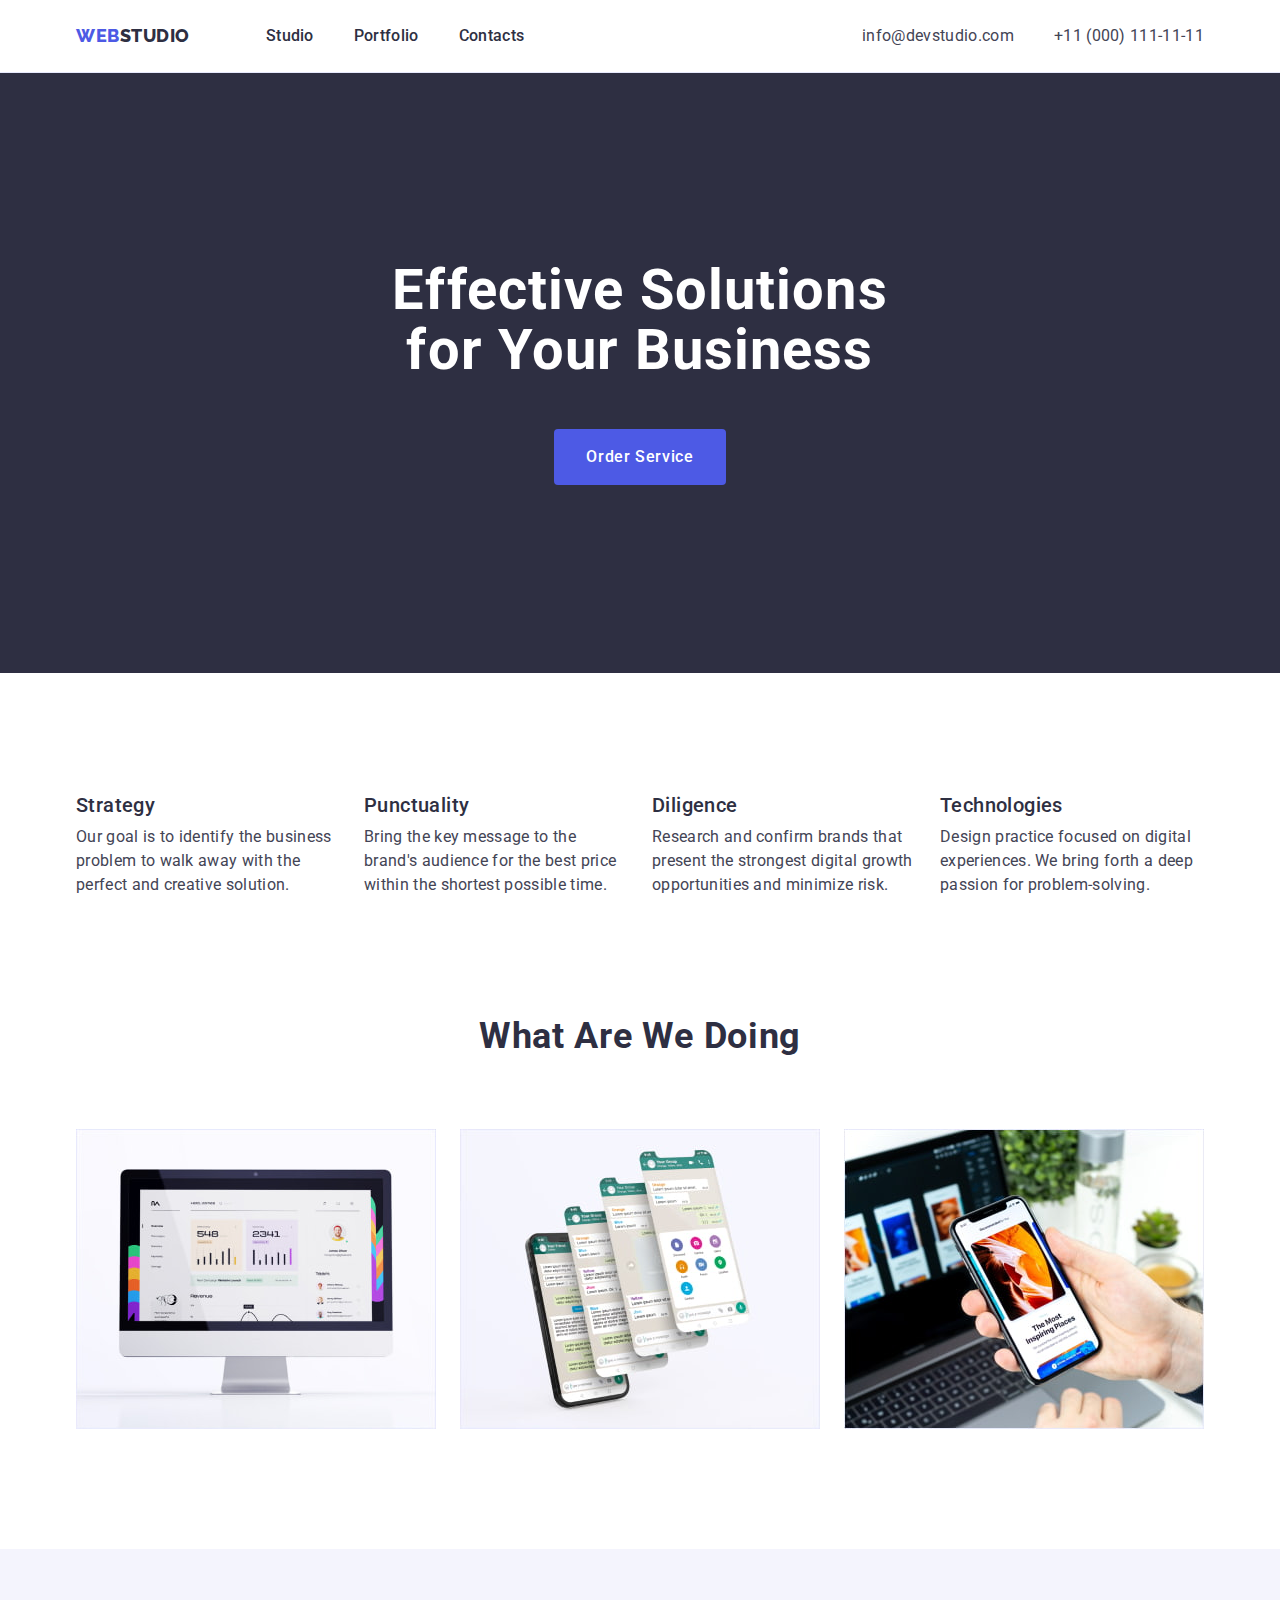
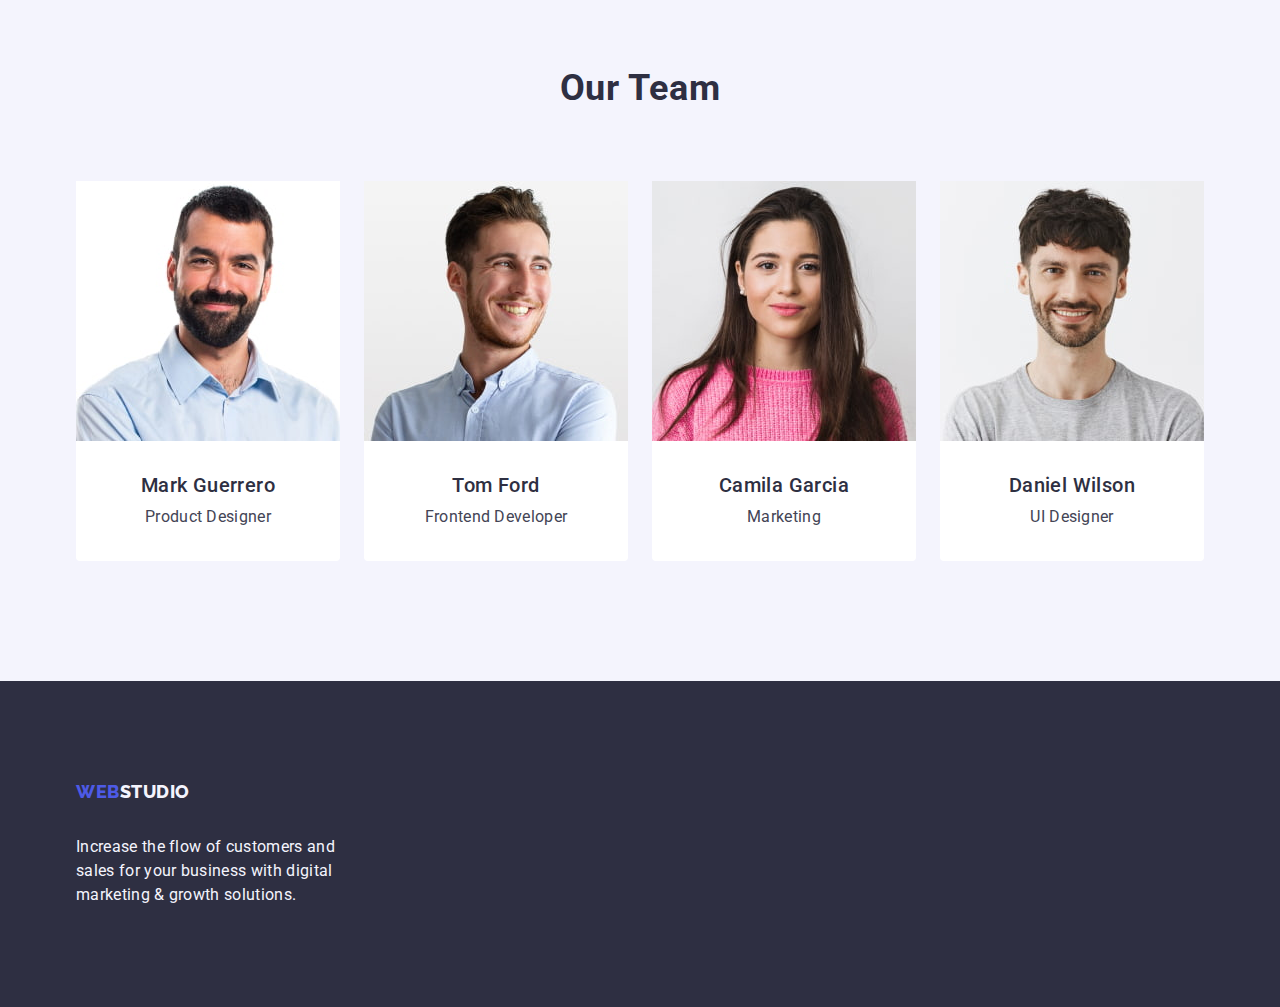
<file: index.html>
<!DOCTYPE html>
<html lang="en">
  <head>
    <meta charset="UTF-8" />
    <meta name="viewport" content="width=device-width, initial-scale=1.0" />
    <!-- Fonts link -->
    <link rel="preconnect" href="https://fonts.googleapis.com" />
    <link rel="preconnect" href="https://fonts.gstatic.com" crossorigin />
    <link
      href="https://fonts.googleapis.com/css2?family=Raleway:wght@800&family=Roboto:wght@400;500;700;900&display=swap"
      rel="stylesheet"
    />
    <link
      rel="stylesheet"
      href="https://cdnjs.cloudflare.com/ajax/libs/modern-normalize/2.0.0/modern-normalize.min.css"
    />
    <link rel="stylesheet" href="./css/styles.css" />
    <title>Webstudio</title>
  </head>
  <body>
    <!-- Header section -->
    <header class="border">
      <div class="header-container container">
        <nav class="logo-nav list">
          <a href="./index.html" class="link logo-color-iris lg-header"
            >Web<span class="logo-color-navyblue">Studio</span></a
          >

          <ul class="nav-link list">
            <li>
              <a href="./index.html" class="link nav-link-portfolio">Studio</a>
            </li>
            <li>
              <a href="./portfolio.html" class="link nav-link-portfolio"
                >Portfolio</a
              >
            </li>
            <li>
              <a href="" class="link nav-link-portfolio">Contacts</a>
            </li>
          </ul>
        </nav>

        <address class="address-header-styl">
          <ul class="address-link list">
            <li>
              <a
                href="mailto:info@devstudio.com"
                class="link address-header-styl"
                >info@devstudio.com</a
              >
            </li>
            <li>
              <a href="tel:+110001111111" class="link address-header-styl"
                >+11 (000) 111-11-11</a
              >
            </li>
          </ul>
        </address>
      </div>
    </header>
    <main>
      <!-- Hero section -->
      <section class="section-hero-bg">
        <div class="container">
          <h1 class="hero-h style-h-one">
            Effective Solutions for Your Business
          </h1>
          <button type="button" class="btn style-button-hero">
            Order Service
          </button>
        </div>
      </section>
      <!-- Strategy section -->
      <section class="strategy-section">
        <div class="container">
          <h2 class="visually-hidden">Effective Solutions for Your Business</h2>
          <ul class="strategy-iteams list">
            <li class="str-style">
              <h3 class="style-h-three">Strategy</h3>
              <p class="style-section-p">
                Our goal is to identify the business problem to walk away with
                the perfect and creative solution.
              </p>
            </li>
            <li class="str-style">
              <h3 class="style-h-three">Punctuality</h3>
              <p class="style-section-p">
                Bring the key message to the brand's audience for the best price
                within the shortest possible time.
              </p>
            </li>
            <li class="str-style">
              <h3 class="style-h-three">Diligence</h3>
              <p class="style-section-p">
                Research and confirm brands that present the strongest digital
                growth opportunities and minimize risk.
              </p>
            </li>
            <li class="str-style">
              <h3 class="style-h-three">Technologies</h3>
              <p class="style-section-p">
                Design practice focused on digital experiences. We bring forth a
                deep passion for problem-solving.
              </p>
            </li>
          </ul>
        </div>
      </section>
      <!-- Doing section -->
      <section class="doing-box">
        <div class="container">
          <h2 class="style-h-two">What are we doing</h2>
          <ul class="doing-iteams list">
            <li class="doing-style-list">
              <img
                src="./images/doing/photo1.jpg"
                alt="A photo of a computer monitor with a website image"
                width="360"
                height="300"
              />
            </li>
            <li class="doing-style-list">
              <img
                src="./images/doing/photo2.jpg"
                alt="Phone and four images of message interfaces"
                width="360"
                height="300"
              />
            </li>
            <li class="doing-style-list">
              <img
                src="./images/doing/photo3.jpg"
                alt="Phone in hand on computer background"
                width="360"
                height="300"
              />
            </li>
          </ul>
        </div>
      </section>
      <!-- Team section -->
      <section class="section-team-style">
        <div class="container">
          <h2 class="style-h-two">Our Team</h2>
          <ul class="team-iteams list">
            <li class="team-bg-white">
              <img
                src="./images/team/img1.jpg"
                alt="A man in a shirt with black hair and a beard"
                width="264"
                height="260"
              />
              <div class="title-team">
                <h3 class="name style-h-three">Mark Guerrero</h3>
                <p class="text style-section-p">Product Designer</p>
              </div>
            </li>
            <li class="team-bg-white">
              <img
                src="./images/team/img2.jpg"
                alt="Young man"
                width="264"
                height="260"
              />
              <div class="title-team">
                <h3 class="name style-h-three">Tom Ford</h3>
                <p class="text style-section-p">Frontend Developer</p>
              </div>
            </li>
            <li class="team-bg-white">
              <img
                src="./images/team/img3.jpg"
                alt="Young woman in a pink sweater"
                width="264"
                height="260"
              />
              <div class="title-team">
                <h3 class="name style-h-three">Camila Garcia</h3>
                <p class="text style-section-p">Marketing</p>
              </div>
            </li>
            <li class="team-bg-white">
              <img
                src="./images/team/img4.jpg"
                alt="Young woman in a grey sweater"
                width="264"
                height="260"
              />
              <div class="title-team">
                <h3 class="name style-h-three">Daniel Wilson</h3>
                <p class="text style-section-p">UI Designer</p>
              </div>
            </li>
          </ul>
        </div>
      </section>
    </main>
    <!-- Footer section -->
    <footer class="container-ft footer-bg-color">
      <div class="container">
        <a href="./index.html" class="link logo-color-iris logo-footer"
          >Web<span class="logo-color-cloud">Studio</span></a
        >
        <p class="text-footer-p">
          Increase the flow of customers and sales for your business with
          digital marketing & growth solutions.
        </p>
      </div>
    </footer>
  </body>
</html>
</file>
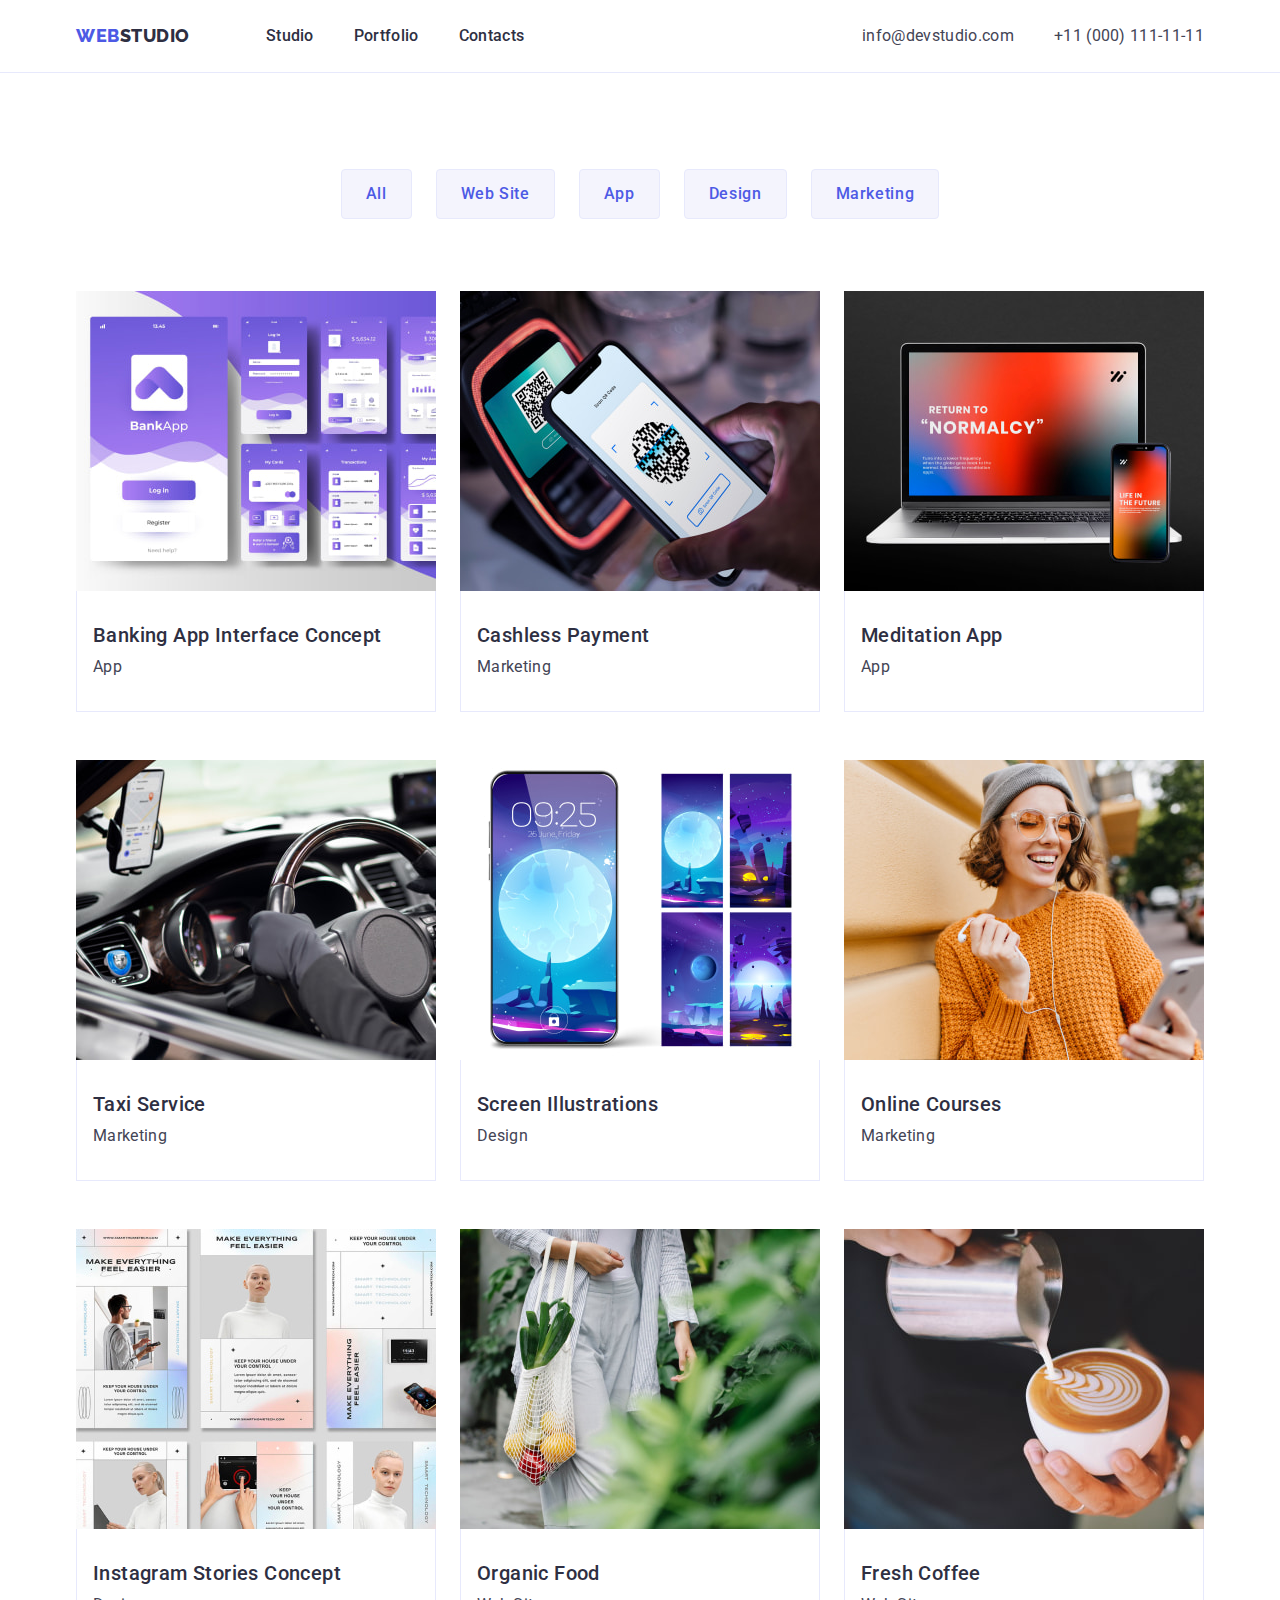
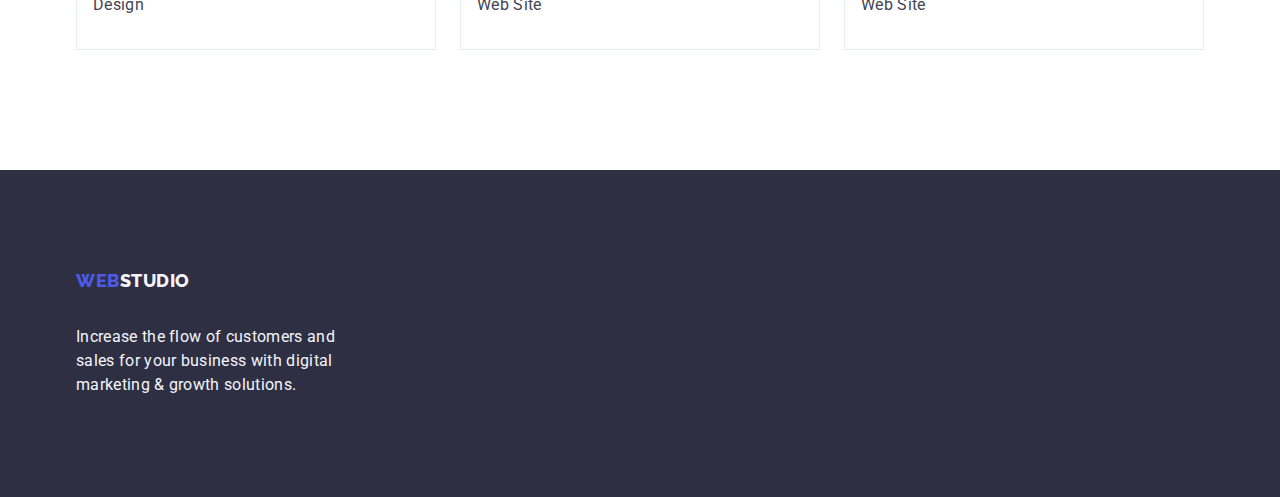
<file: portfolio.html>
<!DOCTYPE html>
<html lang="en">
  <head>
    <meta charset="UTF-8" />
    <meta name="viewport" content="width=device-width, initial-scale=1.0" />
    <!-- Fonts link -->
    <link rel="preconnect" href="https://fonts.googleapis.com" />
    <link rel="preconnect" href="https://fonts.gstatic.com" crossorigin />
    <link
      href="https://fonts.googleapis.com/css2?family=Raleway:wght@800&family=Roboto:wght@400;500;700;900&display=swap"
      rel="stylesheet"
    />
    <link
      rel="stylesheet"
      href="https://cdnjs.cloudflare.com/ajax/libs/modern-normalize/2.0.0/modern-normalize.min.css"
    />
    <link rel="stylesheet" href="./css/styles.css" />
    <title>Webstudio</title>
  </head>
  <body>
    <!-- Header section -->
    <header class="border">
      <div class="header-container container">
        <nav class="logo-nav list">
          <a href="./index.html" class="link logo-color-iris lg-header"
            >Web<span class="logo-color-navyblue">Studio</span></a
          >

          <ul class="nav-link list">
            <li>
              <a href="./index.html" class="link nav-link-portfolio">Studio</a>
            </li>
            <li>
              <a href="./portfolio.html" class="link nav-link-portfolio"
                >Portfolio</a
              >
            </li>
            <li>
              <a href="" class="link nav-link-portfolio">Contacts</a>
            </li>
          </ul>
        </nav>

        <address class="address-header-styl">
          <ul class="address-link list">
            <li>
              <a
                href="mailto:info@devstudio.com"
                class="link address-header-styl"
                >info@devstudio.com</a
              >
            </li>
            <li>
              <a href="tel:+110001111111" class="link address-header-styl"
                >+11 (000) 111-11-11</a
              >
            </li>
          </ul>
        </address>
      </div>
    </header>
    <main>
      <!-- Button section -->
      <section class="btn-section">
        <div class="container">
          <h1 class="visually-hidden">Effective Solutions for Your Business</h1>
          <ul class="btn-link list">
            <li>
              <button type="button" class="style-button-portfolio">All</button>
            </li>
            <li>
              <button type="button" class="style-button-portfolio">
                Web Site
              </button>
            </li>
            <li>
              <button type="button" class="style-button-portfolio">App</button>
            </li>
            <li>
              <button type="button" class="style-button-portfolio">
                Design
              </button>
            </li>
            <li>
              <button type="button" class="style-button-portfolio">
                Marketing
              </button>
            </li>
          </ul>

          <!-- Portfolio section -->
          <ul class="portfolio-box carts-set list">
            <li class="carts-set-iteam">
              <a href="" class="link">
                <img
                  src="./images/portfolio/img1.jpg"
                  alt="Banking App Interface Concept"
                  width="360"
                />
                <div class="portfolio-text">
                  <h2 class="title-ptf portfolio-h-two">
                    Banking App Interface Concept
                  </h2>
                  <p class="portfolio-section-p">App</p>
                </div>
              </a>
            </li>
            <li class="carts-set-iteam">
              <a href="" class="link">
                <img
                  src="./images/portfolio/img2.jpg"
                  alt="Pay by phone"
                  width="360"
                />
                <div class="portfolio-text">
                  <h2 class="title-ptf portfolio-h-two">Cashless Payment</h2>
                  <p class="portfolio-section-p">Marketing</p>
                </div>
              </a>
            </li>
            <li class="carts-set-iteam">
              <a href="" class="link">
                <img
                  src="./images/portfolio/img3.jpg"
                  alt="Computer and phone"
                  width="360"
                />
                <div class="portfolio-text">
                  <h2 class="title-ptf portfolio-h-two">Meditation App</h2>
                  <p class="portfolio-section-p">App</p>
                </div>
              </a>
            </li>
            <li class="carts-set-iteam">
              <a href="" class="link">
                <img
                  src="./images/portfolio/img4.jpg"
                  alt="Car steering wheel"
                  width="360"
                />
                <div class="portfolio-text">
                  <h2 class="title-ptf portfolio-h-two">Taxi Service</h2>
                  <p class="portfolio-section-p">Marketing</p>
                </div>
              </a>
            </li>
            <li class="carts-set-iteam">
              <a href="" class="link">
                <img
                  src="./images/portfolio/img5.jpg"
                  alt="Various illustrations on the phone screen"
                  width="360"
                />
                <div class="portfolio-text">
                  <h2 class="title-ptf portfolio-h-two">
                    Screen Illustrations
                  </h2>
                  <p class="portfolio-section-p">Design</p>
                </div>
              </a>
            </li>
            <li class="carts-set-iteam">
              <a href="" class="link">
                <img
                  src="./images/portfolio/img6.jpg"
                  alt="A girl in a yellow sweater in glasses and a phone in her hand"
                  width="360"
                />
                <div class="portfolio-text">
                  <h2 class="title-ptf portfolio-h-two">Online Courses</h2>
                  <p class="portfolio-section-p">Marketing</p>
                </div>
              </a>
            </li>
            <li class="carts-set-iteam">
              <a href="" class="link">
                <img
                  src="./images/portfolio/img7.jpg"
                  alt="Instagram Stories Concept"
                  width="360"
                />
                <div class="portfolio-text">
                  <h2 class="title-ptf portfolio-h-two">
                    Instagram Stories Concept
                  </h2>
                  <p class="portfolio-section-p">Design</p>
                </div>
              </a>
            </li>
            <li class="carts-set-iteam">
              <a href="" class="link">
                <img
                  src="./images/portfolio/img8.jpg"
                  alt="A woman carries a net bag with vegetables"
                  width="360"
                />
                <div class="portfolio-text">
                  <h2 class="title-ptf portfolio-h-two">Organic Food</h2>
                  <p class="portfolio-section-p">Web Site</p>
                </div>
              </a>
            </li>
            <li class="carts-set-iteam">
              <a href="" class="link">
                <img
                  src="./images/portfolio/img9.jpg"
                  alt="The barista prepares coffee"
                  width="360"
                />
                <div class="portfolio-text">
                  <h2 class="title-ptf portfolio-h-two">Fresh Coffee</h2>
                  <p class="portfolio-section-p">Web Site</p>
                </div>
              </a>
            </li>
          </ul>
        </div>
      </section>
    </main>
    <!-- Footer section -->
    <footer class="container-ft footer-bg-color">
      <div class="container">
        <a href="./index.html" class="link logo-color-iris logo-footer"
          >Web<span class="logo-color-cloud">Studio</span></a
        >
        <p class="text-footer-p">
          Increase the flow of customers and sales for your business with
          digital marketing & growth solutions.
        </p>
      </div>
    </footer>
  </body>
</html>
</file>
<file: css/styles.css>
:root {
--iris: #4D5AE5;
--navyblue: #2E2F42;
--ocean: #404BBF;
--slate: #434455;
--white: #FFFFFF;
--green: #31D0AA;
--light-slate: #8E8F99;
--cornflower: #E7E9FC;
--cloud: #F4F4FD;
--dairy: #FCFCFC;
}

body {
    font-family: 'Roboto', sans-serif;
    font-style: normal;
    font-size: 16px;
    font-weight: 400;
    line-height: 1,5;
    letter-spacing: 0,02em;
    color: var(--slate);
    background-color: var(--white);
}

button {
  font-family: inherit;
  cursor: pointer;
}


/* Reset styles */
h1, h2, h3, h4, h5, h6, p{
  margin: 0;
}

.list {
  list-style: none;
  margin: 0;
  padding: 0;
}

.link {
  text-decoration: none;
  color: currentColor;
}

img {
  display: block;
  max-width: 100%;
  height: auto;
}

.container {
  width: 1158px;
  margin-left: auto;
  margin-right: auto;
  padding-left: 15px;
  padding-right: 15px;
}

/**
  |============================
  | Header section
  |============================
*/

.header-container {
display: flex;
align-items: center;
justify-content: space-between;
}

.border {
border-bottom: 1px solid var(--cornflower);
}

.logo-color-iris {
    color: var(--iris);
    font-family: "Raleway", sans-serif;
    font-size: 18px;
    font-weight: 800;
    line-height: 1.17;
    letter-spacing: 0.03em;
    text-transform: uppercase;
    text-decoration: none;
    padding-left: 156;
    padding-top: 25.5;
}

.logo-color-navyblue {
    color: var(--navyblue);
    font-family: "Raleway", sans-serif;
    font-size: 18px;
    font-weight: 800;
    line-height: 1.17;
    letter-spacing: 0.03em;
    text-transform: uppercase;
    text-decoration: none;
}

.logo-nav {
display: flex;
align-items: center;
}

.lg-header {
margin-right: 76px;
}

/* Navigation */

.nav-link-portfolio {
color: var(--navyblue);
font-weight: 500;
line-height: 1.5;
letter-spacing: 0.02em;
text-decoration: none;
padding: 24px 0;
display: inline-block;
}

.nav-link-portfolio:hover,
.nav-link-portfolio:focus {
  color: var(--ocean);
}

.nav-link {
  display: flex;
  gap: 40px;
}

.address-header-styl {
  font-style: normal;
  text-decoration: none;
  color: var(--slate);
  line-height: 1.5;
  letter-spacing: 0.02em;
  text-decoration: none;
}

.address-header-styl:hover,
.address-header-styl:focus {
  color: var(--ocean);
}

.address-link {
  display: flex;
  gap: 40px;
}




/**
  |============================
  | Button section
  |============================
*/
.style-button-portfolio {
  font-family: "Roboto", sans-serif;
  color: var(--iris);
  font-weight: 500;
  text-align: center;
  font-size: 16px;
  line-height: 1.5;
  letter-spacing: 0.04em;
  background-color: var(--cloud);

  border: 1px solid var(--cornflower);
  padding: 12px 24px;
  border-radius: 4px;
}

.style-button-portfolio:hover,
.style-button-portfolio:focus {
  color: var(--white);
  background-color: var(--ocean);
  border: 1px solid transparent;
}

.btn-link {
  display: flex;
  gap: 24px;
  justify-content: center;
  margin-bottom: 72px;
}

.btn-section{
padding-top: 96px;
padding-bottom: 120px;
}


/**
  |============================
  | Portfolio section
  |============================
*/

.portfolio-text {
  padding: 32px 16px;
  border: 1px solid var(--cornflower);
  border-top: none;
}

.portfolio-h-two {
  font-size: 20px;
  line-height: 1.2;
  letter-spacing: 0.02em;
  font-weight: 500;
  color: var(--navyblue);
}

.title-ptf {
margin-bottom: 8px;
}

.portfolio-section-p {
  font-size: 16px;
  line-height: 1.5;
  letter-spacing: 0.02em;
  color: var(--slate);
}

/**
  |============================
  | Carts set
  |============================
*/

.carts-set {
display: flex;
flex-wrap: wrap;
row-gap: 48px;
column-gap: 24px;
padding: 0;
}

.carts-set-iteam {
width: calc((100% - 48px) / 3);
}

/**
  |============================
  | Hero section
  |============================
*/

.section-hero-bg {
  background-color: var(--navyblue);
  padding: 188px 0;
}


.style-button-hero {
  font-size: 16px;
  line-height: 1.5;
  letter-spacing: 0.04em;
  color: var(--white);
  font-weight: 500;
  background-color: var(--iris);
}

.btn {
display: block;
padding: 16px 32px;
border-radius: 4px;
margin-left: auto;
margin-right: auto;
min-width: 169px;
height: 56px;
border: none;
}

.style-button-hero:hover,
.style-button-hero:focus {
background-color: var(--ocean);
}

.style-h-one {
  font-size: 56px;
  font-weight: 700;
  line-height: 1.07;
  letter-spacing: 0.02em;
  text-align: center;
  color: var(--white);
}

.hero-h {
  display: block;
  margin-bottom: 48px;
  margin-left: auto;
  margin-right: auto;
  max-width: 496px;
}

/**
  |============================
  | Strategy section
  |============================
*/
.style-section-p {
  line-height: 1.5;
  letter-spacing: 0.02em;
  color: var(--slate);
}

.style-h-three {
  font-size: 20px;
  line-height: 1.2;
  letter-spacing: 0.02em;
  font-weight: 500;
  color: var(--navyblue);
  margin-bottom: 8px;
}

.style-h-two {
  color: var(--navyblue);
  font-size: 36px;
  line-height: 1.11;
  text-align: center;
  letter-spacing: 0.02em;
  font-weight: 700;
  text-transform: capitalize;
  display: flex;
  justify-content: center;
  margin-bottom: 72px;
}

.visually-hidden {
position: absolute;
width: 1px;
height: 1px;
margin: -1px;
border: 0;
padding: 0;
white-space: nowrap;
clip-path: inset(100%);
clip: rect(0 0 0 0);
overflow: hidden;
}

.strategy-iteams {
  display: flex;
  gap: 24px;
  padding: 0;
  margin: auto;
}

.strategy-section {
  padding: 120px 0;
}

.str-style {
width: calc((100% - 72px) / 4);
}

/**
  |============================
  | Doing section
  |============================
*/

.doing-iteams {
  display: flex;
  margin-bottom: 120px;
  gap: 24px;
  margin: auto;
  padding: 0;
}

.doing-style-list {
width: calc((100% - 48px) / 3);
}

.doing-box {
padding-bottom: 120px;
}

/**
  |============================
  | Team section
  |============================
*/
.section-team-style {
  background-color: var(--cloud);
  padding: 120px 0;
}

.team-iteams {
  display: flex;
  gap: 24px;
  margin: auto;
  padding: 0;
}

.team-bg-white {
  background-color: var(--white);
  width: calc((100% - 72px) / 4);
  border-radius: 0px 0px 4px 4px;
}


.name {
  text-align: center;
  margin-bottom: 8px;
}

.text {
text-align: center;
}

.title-team {
padding: 32px 0;
}

/**
  |============================
  | Footer section
  |============================
*/
.footer-bg-color {
  background-color: var(--navyblue);
}

.container-ft {
display: flex;
align-items: center;
padding: 100px 0;
}

.logo-color-cloud {
  color: var(--cloud);
  font-family: "Raleway", sans-serif;
  font-size: 18px;
  font-weight: 800;
  line-height: 0, 21;
  letter-spacing: 0, 03em;
  text-transform: uppercase;
  text-decoration: none;
}

.text-footer-p {
  color: var(--cloud);
  line-height: 1.5;
  letter-spacing: 0.02em;
  display: flex;
  width: 264px;
  margin-top: 17.5px;
}

.logo-footer {
  display: inline-block;
  align-items: center;
  margin-bottom: 16px;
}
</file>
